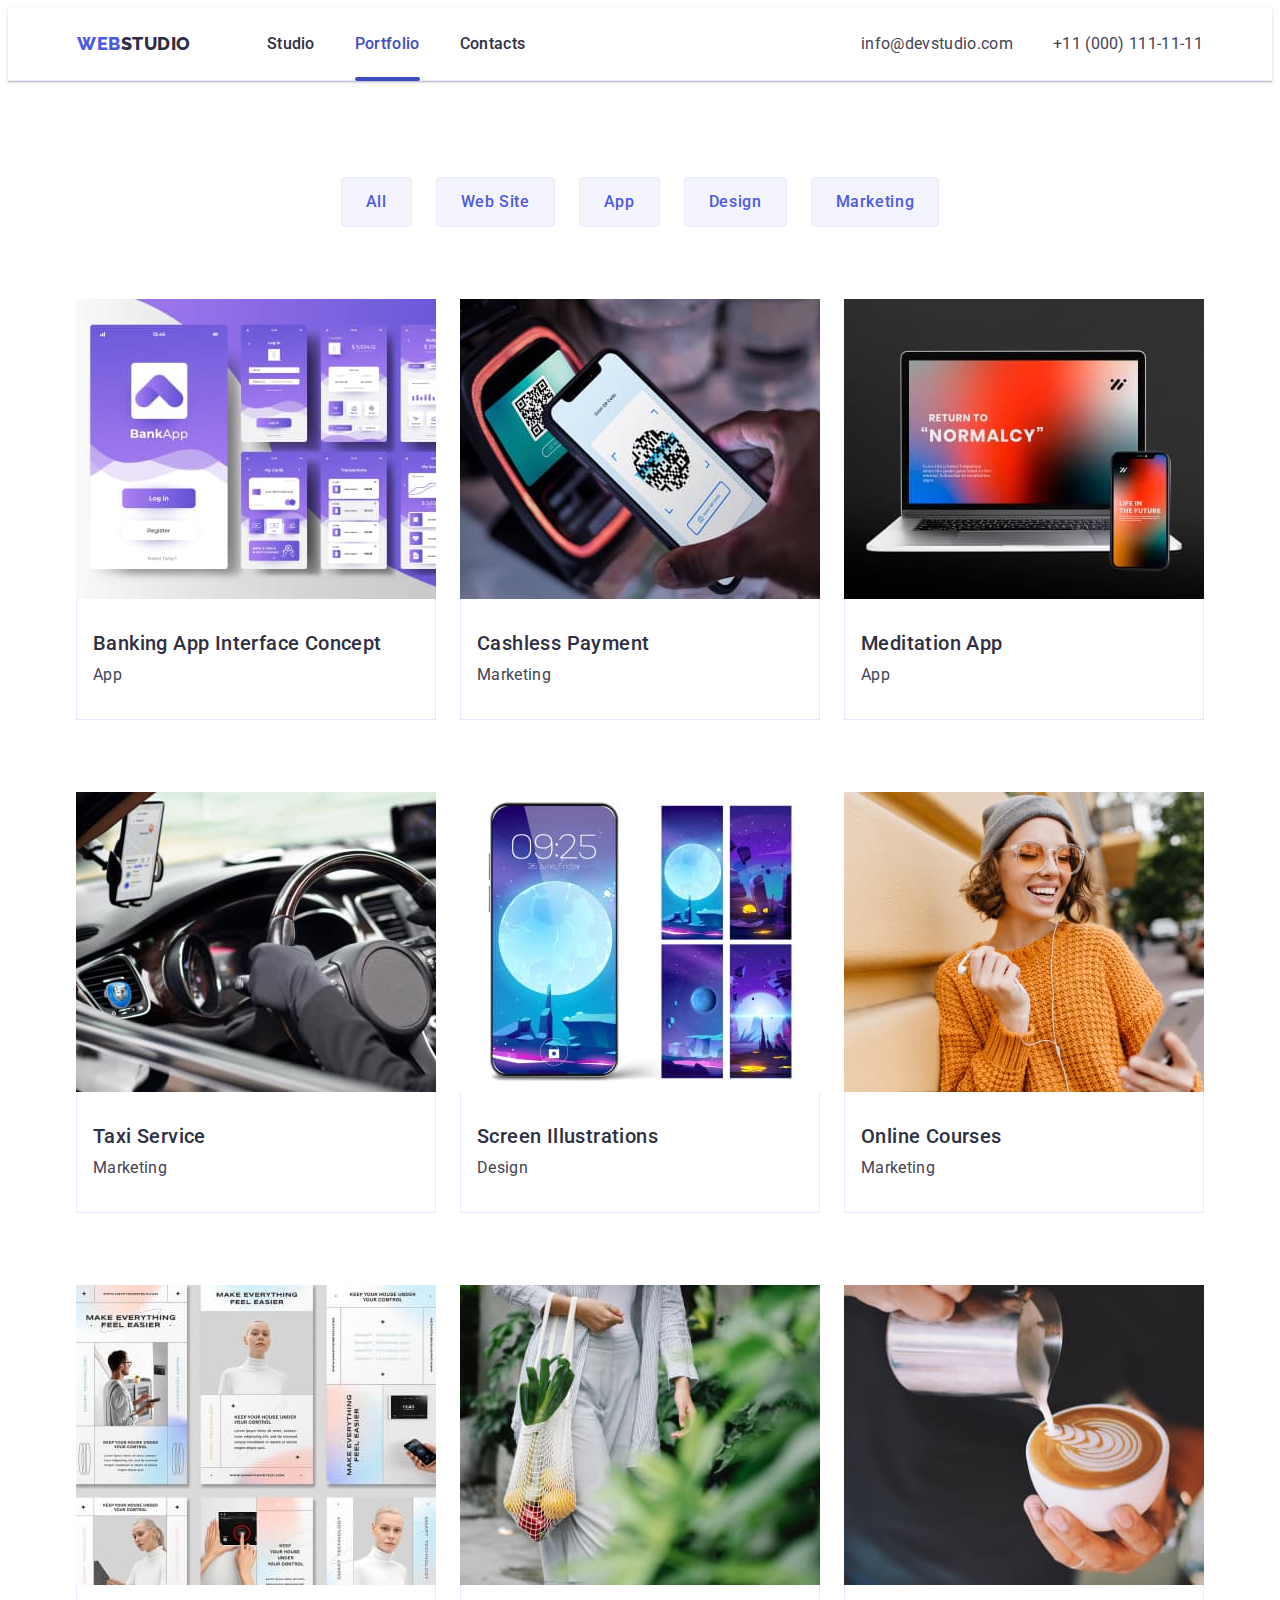
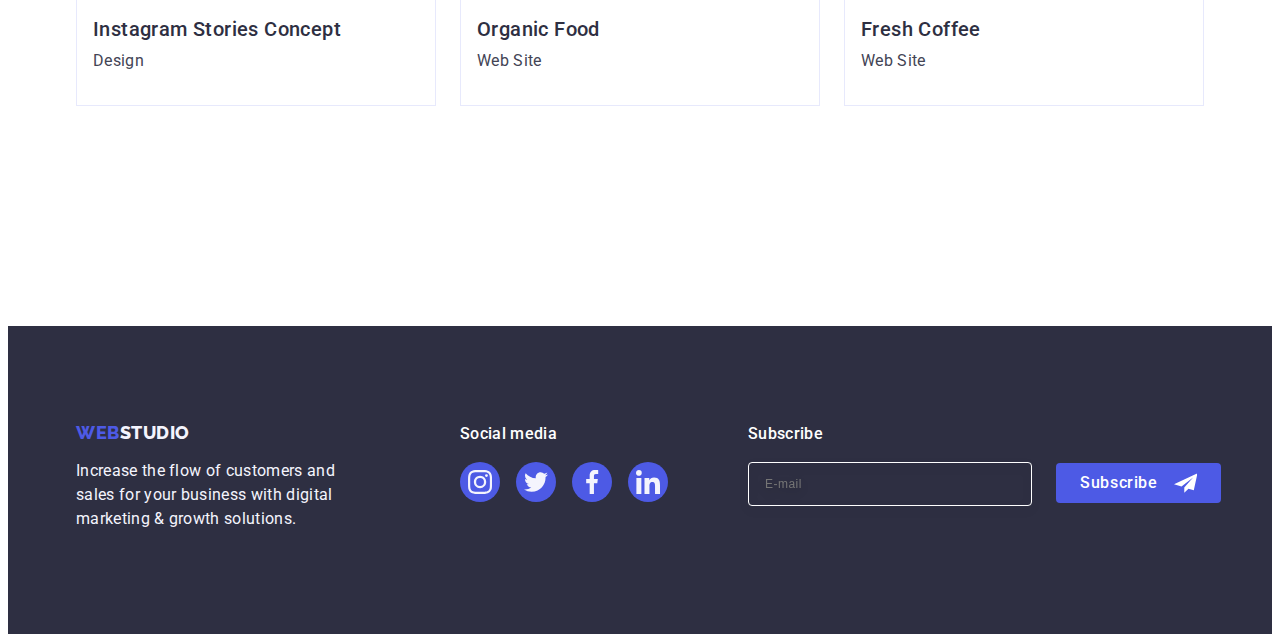
<file: portfolio.html>
<!DOCTYPE html>
<html lang="en">
  <head>
    <meta charset="UTF-8" />
    <meta http-equiv="X-UA-Compatible" content="IE=edge" />
    <meta name="viewport" content="width=device-width, initial-scale=1.0" />
    <title>WebStudio</title>
    <link rel="preconnect" href="https://fonts.googleapis.com" />
    <link rel="preconnect" href="https://fonts.gstatic.com" crossorigin />
    <link
      rel="stylesheet"
      href="https://cdnjs.cloudflare.com/ajax/libs/modern-normalize/2.0.0/modern-normalize.min.css"
      integrity="sha512-4xo8blKMVCiXpTaLzQSLSw3KFOVPWhm/TRtuPVc4WG6kUgjH6J03IBuG7JZPkcWMxJ5huwaBpOpnwYElP/m6wg=="
      crossorigin="anonymous"
      referrerpolicy="no-referrer"
    />
    <link
      href="https://fonts.googleapis.com/css2?family=Raleway:wght@800&family=Roboto:wght@400;500;700&display=swap"
      rel="stylesheet"
    />
    <link rel="stylesheet" href="./css/styles.css" />
    <link rel="stylesheet" href="./css/mobile.css" />
    <link rel="stylesheet" href="./css/tablet.css" />
    <link rel="stylesheet" href="./css/desktop.css" />
  </head>
  <body>
    <!-- header -->
    <header class="header">
      <!-- header mobile -->
      <div class="header-container-mob">
        <!-- logo -->
        <a class="header-logo link" href="./index.html">
          Web<span class="header-logo-right">Studio</span>
        </a>

        <!-- mobile menu - burger -->
        <button
          class="header-mob-menu js-open-menu"
          type="button"
          aria-expanded="false"
          aria-controls="mobile-menu"
        >
          <svg class="header-mob-menu-icon" width="32" height="22">
            <use href="./images/icons.svg#icon-burger"></use>
          </svg>
        </button>

        <!-- mobile menu window -->
        <div class="mob-menu-window js-menu-container" id="mobile-menu">
          <!-- mobile menu window - close button-->
          <div class="mobile-btn-close-container">
            <button type="button" class="mob-btn-close js-close-menu">
              <svg class="mob-btn-close-icon" width="8" height="8">
                <use href="./images/icons.svg#icon-close-black-18dp"></use>
              </svg>
            </button>
          </div>

          <!-- mobile menu window - menu -->
          <div class="mob-menu">
            <ul class="mob-menu-list list">
              <li class="mob-menu-item">
                <a class="mob-menu-link link" href="./index.html">Studio</a>
              </li>
              <li class="mob-menu-item">
                <a class="mob-menu-link link" href="">Portfolio</a>
              </li>
              <li class="mob-menu-item">
                <a class="mob-menu-link link" href="">Contacts</a>
              </li>
            </ul>

            <!-- mobile menu window - contacts, soc -->
            <div class="mob-menu-cont-soc">
              <ul class="mob-menu-cont-soc-list list">
                <li class="mob-menu-tel">
                  <a class="mob-menu-tel-link link" href="tel:+110001111111"
                    >+11 (000) 111-11-11</a
                  >
                </li>
                <li class="mob-menu-email">
                  <a
                    class="mob-menu-email-link link"
                    href="mailto:info@devstudio.com"
                    >info@devstudio.com</a
                  >
                </li>
                <li class="mob-menu-soc">
                  <ul class="mob-menu-soc-list list">
                    <li class="mob-menu-soc-item">
                      <a href="" class="mob-menu-soc-link">
                        <svg class="mob-menu-soc-icon" width="24" height="24">
                          <use href="./images/icons.svg#icon-instagram"></use>
                        </svg>
                      </a>
                    </li>
                    <li class="mob-menu-soc-item">
                      <a href="" class="mob-menu-soc-link">
                        <svg class="mob-menu-soc-icon" width="24" height="24">
                          <use href="./images/icons.svg#icon-twitter"></use>
                        </svg>
                      </a>
                    </li>
                    <li class="mob-menu-soc-item">
                      <a href="" class="mob-menu-soc-link">
                        <svg class="mob-menu-soc-icon" width="24" height="24">
                          <use href="./images/icons.svg#icon-facebook"></use>
                        </svg>
                      </a>
                    </li>
                    <li class="mob-menu-soc-item">
                      <a href="" class="mob-menu-soc-link">
                        <svg class="mob-menu-soc-icon" width="24" height="24">
                          <use href="./images/icons.svg#icon-linkedin"></use>
                        </svg>
                      </a>
                    </li>
                  </ul>
                </li>
              </ul>
            </div>
          </div>
        </div>
      </div>

      <!-- header tablet, desktop -->
      <div class="container">
        <div class="header-container">
          <nav class="nav-container">
            <!-- logo -->
            <a class="header-logo link" href="./index.html">
              Web<span class="header-logo-right">Studio</span>
            </a>

            <!-- navigation -->
            <ul class="header-list list">
              <li class="header-item-portfolio">
                <a class="header-link link" href="./index.html">Studio</a>
              </li>
              <li class="header-item-portfolio">
                <a class="header-link link" href="./portfolio.html"
                  >Portfolio</a
                >
              </li>
              <li class="header-item-portfolio">
                <a class="header-link link" href="">Contacts</a>
              </li>
            </ul>
          </nav>

          <!-- contacts -->
          <address class="header-addr">
            <ul class="header-addr-list list">
              <li class="header-addr-item">
                <a
                  class="header-addr-link link"
                  href="mailto:info@devstudio.com"
                  >info@devstudio.com</a
                >
              </li>
              <li class="header-addr-item">
                <a class="header-addr-link link" href="tel:+110001111111"
                  >+11 (000) 111-11-11</a
                >
              </li>
            </ul>
          </address>
        </div>
      </div>
    </header>

    <main>
      <section class="portfolio">
        <div class="container">
          <h1 hidden>Portfolio</h1>

          <!-- buttons-->
          <ul class="portfolio-list list">
            <li class="portfolio-item">
              <button class="portfolio-btn" type="button">All</button>
            </li>
            <li class="portfolio-item">
              <button class="portfolio-btn" type="button">Web Site</button>
            </li>
            <li class="portfolio-item">
              <button class="portfolio-btn" type="button">App</button>
            </li>
            <li class="portfolio-item">
              <button class="portfolio-btn" type="button">Design</button>
            </li>
            <li class="portfolio-item">
              <button class="portfolio-btn" type="button">Marketing</button>
            </li>
          </ul>

          <!-- images-->
          <ul class="job-list list">
            <li class="job-item">
              <a class="job-link link" href="">
                <div class="job-link-cover">
                  <img
                    src="./images/portfolio11.jpg"
                    alt="Banking App Interface Concept"
                    width="360"
                  />
                  <p class="job-link-cover-text">
                    14 Stylish and User-Friendly App Design Concepts · Task
                    Manager App · Calorie Tracker App · Exotic Fruit Ecommerce
                    App · Cloud Storage App
                  </p>
                </div>
                <div class="job-desc">
                  <h2 class="job-title paragraph-title">
                    Banking App Interface Concept
                  </h2>
                  <p class="job-text paragraph-text">App</p>
                </div>
              </a>
            </li>
            <li class="job-item">
              <a class="job-link link" href="">
                <div class="job-link-cover">
                  <img
                    src="./images/portfolio12.jpg"
                    alt="Cashless Payment"
                    width="360"
                  />
                  <p class="job-link-cover-text">
                    14 Stylish and User-Friendly App Design Concepts · Task
                    Manager App · Calorie Tracker App · Exotic Fruit Ecommerce
                    App · Cloud Storage App
                  </p>
                </div>
                <div class="job-desc">
                  <h2 class="job-title paragraph-title">Cashless Payment</h2>
                  <p class="job-text paragraph-text">Marketing</p>
                </div>
              </a>
            </li>
            <li class="job-item">
              <a class="job-link link" href="">
                <div class="job-link-cover">
                  <img
                    src="./images/portfolio13.jpg"
                    alt="Meditation App"
                    width="360"
                  />
                  <p class="job-link-cover-text">
                    14 Stylish and User-Friendly App Design Concepts · Task
                    Manager App · Calorie Tracker App · Exotic Fruit Ecommerce
                    App · Cloud Storage App
                  </p>
                </div>
                <div class="job-desc">
                  <h2 class="job-title paragraph-title">Meditation App</h2>
                  <p class="job-text paragraph-text">App</p>
                </div>
              </a>
            </li>
            <li class="job-item">
              <a class="job-link link" href="">
                <div class="job-link-cover">
                  <img
                    src="./images/portfolio21.jpg"
                    alt="Taxi Service"
                    width="360"
                  />
                  <p class="job-link-cover-text">
                    14 Stylish and User-Friendly App Design Concepts · Task
                    Manager App · Calorie Tracker App · Exotic Fruit Ecommerce
                    App · Cloud Storage App
                  </p>
                </div>
                <div class="job-desc">
                  <h2 class="job-title paragraph-title">Taxi Service</h2>
                  <p class="job-text paragraph-text">Marketing</p>
                </div>
              </a>
            </li>
            <li class="job-item">
              <a class="job-link link" href="">
                <div class="job-link-cover">
                  <img
                    src="./images/portfolio22.jpg"
                    alt="Screen Illustrations"
                    width="360"
                  />
                  <p class="job-link-cover-text">
                    14 Stylish and User-Friendly App Design Concepts · Task
                    Manager App · Calorie Tracker App · Exotic Fruit Ecommerce
                    App · Cloud Storage App
                  </p>
                </div>
                <div class="job-desc">
                  <h2 class="job-title paragraph-title">
                    Screen Illustrations
                  </h2>
                  <p class="job-text paragraph-text">Design</p>
                </div>
              </a>
            </li>
            <li class="job-item">
              <a class="job-link link" href="">
                <div class="job-link-cover">
                  <img
                    src="./images/portfolio23.jpg"
                    alt="Online Courses"
                    width="360"
                  />
                  <p class="job-link-cover-text">
                    14 Stylish and User-Friendly App Design Concepts · Task
                    Manager App · Calorie Tracker App · Exotic Fruit Ecommerce
                    App · Cloud Storage App
                  </p>
                </div>
                <div class="job-desc">
                  <h2 class="job-title paragraph-title">Online Courses</h2>
                  <p class="job-text paragraph-text">Marketing</p>
                </div>
              </a>
            </li>
            <li class="job-item">
              <a class="job-link link" href="">
                <div class="job-link-cover">
                  <img
                    src="./images/portfolio31.jpg"
                    alt="Instagram Stories Concept"
                    width="360"
                  />
                  <p class="job-link-cover-text">
                    14 Stylish and User-Friendly App Design Concepts · Task
                    Manager App · Calorie Tracker App · Exotic Fruit Ecommerce
                    App · Cloud Storage App
                  </p>
                </div>
                <div class="job-desc">
                  <h2 class="job-title paragraph-title">
                    Instagram Stories Concept
                  </h2>
                  <p class="job-text paragraph-text">Design</p>
                </div>
              </a>
            </li>
            <li class="job-item">
              <a class="job-link link" href="">
                <div class="job-link-cover">
                  <img
                    src="./images/portfolio32.jpg"
                    alt="Organic Food"
                    width="360"
                  />
                  <p class="job-link-cover-text">
                    14 Stylish and User-Friendly App Design Concepts · Task
                    Manager App · Calorie Tracker App · Exotic Fruit Ecommerce
                    App · Cloud Storage App
                  </p>
                </div>
                <div class="job-desc">
                  <h2 class="job-title paragraph-title">Organic Food</h2>
                  <p class="job-text paragraph-text">Web Site</p>
                </div>
              </a>
            </li>
            <li class="job-item">
              <a class="job-link link" href="">
                <div class="job-link-cover">
                  <img
                    src="./images/portfolio33.jpg"
                    alt="Fresh Coffee"
                    width="360"
                  />
                  <p class="job-link-cover-text">
                    14 Stylish and User-Friendly App Design Concepts · Task
                    Manager App · Calorie Tracker App · Exotic Fruit Ecommerce
                    App · Cloud Storage App
                  </p>
                </div>
                <div class="job-desc">
                  <h2 class="job-title paragraph-title">Fresh Coffee</h2>
                  <p class="job-text paragraph-text">Web Site</p>
                </div>
              </a>
            </li>
          </ul>
        </div>
      </section>
    </main>

    <!-- footer -->
    <footer class="footer">
      <div class="container">
        <div class="footer-container">
          <div class="footer-logo-text">
            <!-- logo & text -->
            <a class="footer-logo link" href="./index.html">
              Web<span class="footer-logo-right">Studio</span>
            </a>
            <p class="footer-text">
              Increase the flow of customers and sales for your business with
              digital marketing & growth solutions.
            </p>
          </div>
          <div class="footer-soc-media">
            <!-- footer soc media-->
            <p class="footer-soc-title">Social media</p>
            <ul class="footer-soc-list list">
              <li class="footer-soc-item">
                <a href="" class="footer-soc-link">
                  <svg class="team-soc-icon" width="24" height="24">
                    <use href="./images/icons.svg#icon-instagram"></use>
                  </svg>
                </a>
              </li>
              <li class="footer-soc-item">
                <a href="" class="footer-soc-link">
                  <svg class="team-soc-icon" width="24" height="24">
                    <use href="./images/icons.svg#icon-twitter"></use>
                  </svg>
                </a>
              </li>
              <li class="footer-soc-item">
                <a href="" class="footer-soc-link">
                  <svg class="team-soc-icon" width="24" height="24">
                    <use href="./images/icons.svg#icon-facebook"></use>
                  </svg>
                </a>
              </li>
              <li class="footer-soc-item">
                <a href="" class="footer-soc-link">
                  <svg class="team-soc-icon" width="24" height="24">
                    <use href="./images/icons.svg#icon-linkedin"></use>
                  </svg>
                </a>
              </li>
            </ul>
          </div>

          <!-- footer subscribe-->
          <div class="footer-subscribe">
            <p class="footer-subscribe-text">Subscribe</p>
            <form class="footer-subscribe-form">
              <label class="footer-subscribe-label-email">
                <input
                  class="footer-subscribe-email"
                  type="email"
                  name="email"
                  placeholder="E-mail"
                />
              </label>
              <button class="footer-subscribe-btn" type="submit">
                Subscribe
                <svg class="footer-subscribe-btn-icon" width="24" height="24">
                  <use href="./images/icons.svg#icon-send"></use>
                </svg>
              </button>
            </form>
          </div>
        </div>
      </div>
    </footer>
  </body>
</html>
</file>
<file: css/styles.css>
:root {
  --color-primary-brand: #4d5ae5;
  --color-pressed-state: #404bbf;
  --color-dark: #2e2f42;
  --color-white: #ffffff;
  --color-succes: #31d0aa;
  --color-text: #434455;
  --color-subtle-text: #8e8f99;
  --color-accent: #e7e9fc;
  --color-light: #f4f4fd;
  --color-modal-overlay: #808080;
  --color-hero-bc: #2e2f42;
  --color-white-bc: #ffffff;
  --color-modal-bc: #fcfcfc;
}

body {
  font-family: "Roboto", sans-serif;
  background-color: var(--color-white-bc);
  color: #434455;
}

p,
h1,
h2,
h3,
h4,
h5,
h6 {
  margin: 0;
}

ul,
ol {
  margin: 0;
  padding: 0;
}

.visually-hidden {
  position: absolute;
  width: 1px;
  height: 1px;
  margin: -1px;
  border: 0;
  padding: 0;
  white-space: nowrap;
  clip-path: inset(100%);
  clip: rect(0 0 0 0);
  overflow: hidden;
}

img {
  display: block;
}

.list {
  list-style: none;
}

.link {
  text-decoration: none;
}

.container {
  margin: 0 auto;
  padding-left: 15px;
  padding-right: 15px;
  margin-left: auto;
  margin-right: auto;
}
</file>
<file: css/mobile.css>
/* h2 */
.section-title {
  font-weight: 700;
  font-size: 36px;
  line-height: 1.11;
  letter-spacing: 0.02em;
  text-align: center;
  text-transform: capitalize;
  color: var(--color-dark);
}

/* h3 */
.paragraph-title {
  font-weight: 700;
  font-size: 36px;
  line-height: 1.11;
  letter-spacing: 0.02em;
  color: var(--color-dark);
}

/* p - mibile, tablet */
.paragraph-text {
  font-weight: 500;
  font-size: 16px;
  line-height: 1.5;
  letter-spacing: 0.02em;
  color: var(--color-text);
}

.container {
  max-width: 768px;
}

/* header */
.header-container-mob {
  max-width: 428px;
  height: 72px;
  margin: 0 auto;
  padding: 0 16px;
  display: flex;
  justify-content: space-between;
  align-items: center;
}

.header-logo {
  margin-right: 120px;
  padding-top: 24px;
  padding-bottom: 24px;
  font-family: "Raleway", sans-serif;
  font-weight: 800;
  font-size: 18px;
  line-height: 1.17;
  letter-spacing: 0.03em;
  text-transform: uppercase;
  color: var(--color-primary-brand);
}

.header-logo-right {
  color: var(--color-dark);
}

.header-mob-menu {
  border: none;
  background-color: transparent;
  padding: 0;
  line-height: 0;
}

.header-mob-menu-icon {
  stroke: #2e2f42;
}

.mob-menu-window {
  position: fixed;
  top: 0;
  left: 0;
  width: 100%;
  height: 100%;
  padding-top: 24px;
  padding-bottom: 40px;
  /* padding: 80px 35px 40px 40px; */
  background-color: #ffffff;
  box-shadow: 0px 2px 1px rgba(46, 47, 66, 0.08),
    0px 1px 1px rgba(46, 47, 66, 0.16), 0px 1px 6px rgba(46, 47, 66, 0.08);
  z-index: 999;

  transform: translateX(100%);
  transition: transform 250ms cubic-bezier(0.4, 0, 0.2, 1);
}

.mob-menu-window.is-open {
  transform: translateX(0);
}

.mobile-btn-close-container {
  position: relative;
  max-width: 364px;
  height: 24px;
  margin: 0 auto;
  margin-bottom: 32px;
}

@media screen and (max-width: 427px) {
  .mobile-btn-close-container {
    max-width: unset;
    width: calc(100% - 64px);
  }
}

.mob-btn-close {
  position: absolute;
  display: flex;
  align-items: center;
  justify-content: center;
  top: 0;
  right: 0;
  /* margin-left: 340px; */
  width: 24px;
  height: 24px;
  background-color: rgba(231, 233, 252, 0.1);
  border: 1px solid rgba(46, 47, 66, 0.1);
  border-radius: 50%;
  padding: 0;
  cursor: pointer;
  transition: background-color 250ms cubic-bezier(0.4, 0, 0.2, 1),
    border 250ms cubic-bezier(0.4, 0, 0.2, 1);
}

.mob-btn-close-icon {
  fill: #2e2f42;
  transition: fill 250ms cubic-bezier(0.4, 0, 0.2, 1);
}

.mob-btn-close:hover,
.mob-btn-close:focus {
  background-color: #404bbf;
  border: none;
}

.mob-btn-close:hover .mob-btn-close-icon,
.mob-btn-close:focus .mob-btn-close-icon {
  fill: #ffffff;
}

.mob-menu {
  max-width: 364px;
  height: calc(100% - 40px);
  margin: 0 auto;
  display: flex;
  flex-direction: column;
  justify-content: space-between;
}

@media screen and (max-width: 427px) {
  .mob-menu {
    max-width: unset;
    width: calc(100% - 64px);
  }
}

.mob-menu-list {
  display: flex;
  flex-direction: column;
  gap: 40px;
  margin-bottom: 40px;
}

.mob-menu-link {
  font-weight: 700;
  font-size: 36px;
  line-height: 1.11;
  letter-spacing: 0.02em;
  text-transform: capitalize;
  color: #2e2f42;
}

.mob-menu-item:first-child .mob-menu-link {
  color: #404bbf;
}

.mob-menu-cont-soc {
  max-width: 364px;
  margin: 0 auto;
}

@media screen and (max-width: 427px) {
  .mob-menu-cont-soc {
    max-width: unset;
    width: 100%;
  }
}

.mob-menu-cont-soc-list {
  display: flex;
  flex-direction: column;
}

.mob-menu-tel {
  margin-bottom: 40px;
}

.mob-menu-tel-link {
  font-weight: 700;
  font-size: 36px;
  line-height: 1.11;
  letter-spacing: 0.02em;
  text-transform: capitalize;
  color: #4d5ae5;
}

.mob-menu-email {
  margin-bottom: 48px;
}

.mob-menu-email-link {
  font-weight: 500;
  font-size: 20px;
  line-height: 1.2;
  letter-spacing: 0.02em;
  color: #434455;
}

.mob-menu-soc {
  /* min-width: 328px; */
  max-width: 328px;
  height: 40px;
}

.mob-menu-soc-list {
  display: flex;
  justify-content: space-between;
  /* gap: 56px; */
}

.mob-menu-soc-item {
  width: 40px;
  height: 40px;
}

.mob-menu-soc-link {
  width: 100%;
  height: 100%;
  background-color: var(--color-primary-brand);
  border-radius: 50%;
  display: flex;
  justify-content: center;
  align-items: center;
}

.mob-menu-soc-icon {
  fill: var(--color-white);
}

.header-container {
  display: none;
}

/* ----- hero -----*/
.hero {
  max-width: 768px;
  margin: auto auto;
  background: var(--color-hero-bc);
  background-image: linear-gradient(
      rgba(46, 47, 66, 0.7),
      rgba(46, 47, 66, 0.7)
    ),
    url(../images/hero-bg-tab.jpg);
  background-repeat: no-repeat;
  background-position: center;
}

.hero-container {
  max-width: 768px;
  margin: auto auto;
  margin-bottom: 96px;
  padding-top: 112px;
  padding-bottom: 112px;
}

/* hero background mobile */
@media screen and (min-device-pixel-ratio: 2) and (max-width: 767px),
  screen and (min-resolution: 192dpi) and (max-width: 767px),
  screen and (min-resolution: 2dppx) and (max-width: 767px) {
  .hero {
    background-image: linear-gradient(
        rgba(46, 47, 66, 0.7),
        rgba(46, 47, 66, 0.7)
      ),
      url(../images/hero-bg-mob@2x.jpg);
  }
}

/* hero title common */
.hero-title {
  margin: auto auto;
  text-align: center;
  max-width: 320px;
  margin-bottom: 72px;
  font-size: 36px;
  line-height: 1.11;
  letter-spacing: 0.02em;
  color: var(--color-white);
  text-transform: capitalize;
}

/* hero button */
.hero-btn {
  display: block;
  min-width: 169px;
  height: 56px;
  margin-left: auto;
  margin-right: auto;
  padding: 16px 32px;
  font-family: "Roboto", sans-serif;
  font-style: normal;
  font-weight: 500;
  font-size: 16px;
  line-height: 1.5;
  letter-spacing: 0.04em;
  color: #ffffff;
  background-color: var(--color-primary-brand);
  cursor: pointer;
  border: none;
  border-radius: 4px;
  transition-property: background-color;
  transition-duration: 250ms;
  transition-timing-function: cubic-bezier(0.4, 0, 0.2, 1);
}

.hero-btn:hover,
.hero-btn:focus {
  background-color: var(--color-pressed-state);
}

/* ----- section 1 - feature ----- */
.container-feature {
  max-width: 428px;
  margin: 0 auto;
  margin-bottom: 96px;
}

.feature-list {
  display: flex;
  flex-direction: column;
  justify-content: center;
  align-items: center;
  gap: 72px;
}

.feature-item-rec {
  display: none;
}

.feature-item-title {
  text-align: center;
  margin-bottom: 8px;
}

/* ----- section 2 - What are we doing ----- */
.container-doing {
  display: none;
}

/* ----- section 3 - Our Team -----*/

.team {
  margin-bottom: 96px;
  background-color: var(--color-light);
}

.container-team {
  max-width: 428px;
  margin: 0 auto;
  padding: 96px 0px;
}

.team-title {
  text-align: center;
  margin-bottom: 72px;
}

.team-list {
  display: flex;
  flex-direction: column;
  justify-content: center;
  align-items: center;
  gap: 72px;
}

.team-item {
  width: 264px;
  border-radius: 0px 0px 4px 4px;
  background-color: #ffffff;
  box-shadow: 0px 1px 6px rgba(46, 47, 66, 0.08),
    0px 1px 1px rgba(46, 47, 66, 0.16), 0px 2px 1px rgba(46, 47, 66, 0.08);
}

.team-item-desc {
  padding: 32px 16px;
}

.team-item-title {
  margin-bottom: 8px;
  text-align: center;
}

.team-item-text {
  text-align: center;
  margin-bottom: 8px;
}

.team-soc-list {
  display: flex;
  justify-content: center;
  gap: 24px;
}

.team-soc-item {
  width: 40px;
  height: 40px;
}

.team-soc-link {
  width: 100%;
  height: 100%;
  background-color: var(--color-primary-brand);
  border-radius: 50%;
  display: flex;
  justify-content: center;
  align-items: center;
  transition: background-color 250ms cubic-bezier(0.4, 0, 0.2, 1);
}

.team-soc-icon {
  fill: #f4f4fd;
}

.team-soc-link:hover,
.team-soc-link:focus {
  background-color: #404bbf;
}

/* ----- section 4 - customers -----*/
.container-customers {
  max-width: 396px;
  margin: 0 auto;
  margin-bottom: 96px;
}

.customers-title {
  margin-bottom: 72px;
}

.customers-list {
  display: flex;
  flex-wrap: wrap;
  justify-content: space-between;
  align-items: center;
}

.customer-item {
  width: calc((100% - 16px) / 2);
  height: 88px;
  margin-bottom: 72px;
}

.customer-item:nth-last-child(-n + 2) {
  margin-bottom: 0;
}

.customer-link {
  width: 100%;
  height: 100%;
  border: 1px solid #8e8f99;
  border-radius: 4px;
  display: flex;
  align-items: center;
  justify-content: center;
  color: var(--color-subtle-text);
  transition-property: border-color, color;
  transition-duration: 250ms;
  transition-timing-function: cubic-bezier(0.4, 0, 0.2, 1);
}

.customer-link:hover,
.customer-link:focus {
  border-color: #404bbf;
  color: #404bbf;
}

.customer-icon {
  fill: currentColor;
}

/* ----- footer -----*/
.footer {
  background-color: var(--color-dark);
}

.footer-container {
  max-width: 428px;
  margin: 0 auto;
  padding-top: 96px;
  display: flex;
  flex-direction: column;
  justify-content: center;
}

.footer-logo-text {
  max-width: 268px;
  height: 112px;
  margin: 0 auto;
  margin-bottom: 72px;
}

.footer-logo {
  display: inline-block;
  margin-bottom: 16px;
  margin-left: 76px;
}

.footer-logo {
  font-family: "Raleway", sans-serif;
  font-weight: 800;
  font-size: 18px;
  line-height: 1.17;
  letter-spacing: 0.03em;
  text-transform: uppercase;
  color: var(--color-primary-brand);
}

.footer-logo-right {
  color: var(--color-light);
}

.footer-text {
  max-width: 268px;
  font-size: 16px;
  line-height: 1.5;
  letter-spacing: 0.02em;
  color: var(--color-light);
}

.footer-soc-media {
  max-width: 208px;
  height: 80px;
  margin: 0 auto;
  /* margin-right: 66px; */
  margin-bottom: 72px;
}

.footer-soc-title {
  text-align: center;
  font-weight: 500;
  font-size: 16px;
  line-height: 1.5;
  letter-spacing: 0.02em;
  color: var(--color-white);
  margin-bottom: 16px;
}

.footer-soc-list {
  display: flex;
  /* justify-content: left; */
  gap: 16px;
  /* margin-right: 80px; */
}

.footer-soc-item {
  width: 40px;
  height: 40px;
}

.footer-soc-link {
  width: 100%;
  height: 100%;
  background-color: var(--color-primary-brand);
  border-radius: 50%;
  display: flex;
  justify-content: center;
  align-items: center;
  transition-property: background-color;
  transition-duration: 250ms;
  transition-timing-function: cubic-bezier(0.4, 0, 0.2, 1);
}

.footer-soc-link:hover,
.footer-soc-link:focus {
  background-color: #31d0aa;
}

.footer-soc-icon {
  fill: var(--color-white);
}

.footer-subscribe {
  width: 398px;
  height: 136px;
  margin: 0 auto;
  margin-bottom: 96px;
}

.footer-subscribe-text {
  text-align: center;
  font-weight: 500;
  font-size: 16px;
  line-height: 1.5;
  letter-spacing: 0.02em;
  color: #ffffff;
  margin-bottom: 16px;
}

.footer-subscribe-form {
  /* max-width: 398px; */
  display: flex;
  flex-direction: column;
  justify-content: center;
  align-items: center;
}

.footer-subscribe-label-email {
  width: 398px;
}
.footer-subscribe-email {
  width: 398px;
  height: 40px;
  margin-bottom: 16px;
  border: 1px solid #ffffff;
  background-color: transparent;
  filter: drop-shadow(0px 4px 4px rgba(0, 0, 0, 0.15));
  border-radius: 4px;
  font-size: 12px;
  line-height: 1.5;
  letter-spacing: 0.04em;
  padding-left: 16px;
  color: #ffffff;
}

@media screen and (max-width: 427px) {
  .footer-subscribe {
    width: 290px;
  }

  .footer-subscribe-label-email {
    width: 290px;
  }

  .footer-subscribe-email {
    width: 290px;
  }
}

.footer-subscribe-btn {
  max-width: 165px;
  display: flex;
  justify-content: center;
  align-items: center;
  padding: 8px 24px;
  height: 40px;
  font-weight: 500;
  font-family: "Roboto", sans-serif;
  font-size: 16px;
  line-height: 1.5;
  letter-spacing: 0.04em;
  color: #ffffff;
  background-color: #4d5ae5;
  border: none;
  border-radius: 4px;
  cursor: pointer;
}

.footer-subscribe-btn-icon {
  display: flex;
  justify-content: center;
  margin-left: 16px;
  fill: #ffffff;
}

/* ----- modal window ----- */
.backdrop {
  position: fixed;
  top: 0;
  left: 0;
  width: 100%;
  height: 100%;
  background-color: rgba(46, 47, 66, 0.4);
  transition: opacity 250ms cubic-bezier(0.4, 0, 0.2, 1),
    visibility 250ms cubic-bezier(0.4, 0, 0.2, 1);
}

.modal {
  position: absolute;
  top: 50%;
  left: 50%;
  transform: translate(-50%, -50%) scale(1);
  transition: transform 250ms cubic-bezier(0.4, 0, 0.2, 1);
  width: 392px;
  min-height: 584px;
  padding: 72px 16px 24px 16px;
  /* padding: 72px 0 24px 0; */
  background-color: #fcfcfc;
  box-shadow: 0px 1px 1px rgba(0, 0, 0, 0.14), 0px 1px 3px rgba(0, 0, 0, 0.12),
    0px 2px 1px rgba(0, 0, 0, 0.2);
  border-radius: 4px;
}

.modal-btn-close {
  position: absolute;
  display: flex;
  align-items: center;
  justify-content: center;
  top: 24px;
  right: 24px;
  width: 24px;
  height: 24px;
  background-color: #e7e9fc;
  border: 1px solid rgba(0, 0, 0, 0.1);
  border-radius: 50%;
  padding: 0;
  cursor: pointer;
  transition: background-color 250ms cubic-bezier(0.4, 0, 0.2, 1),
    border 250ms cubic-bezier(0.4, 0, 0.2, 1);
}

.modal-btn-close-icon {
  fill: #2e2f42;
  transition: fill 250ms cubic-bezier(0.4, 0, 0.2, 1);
}

.modal-btn-close:hover,
.modal-btn-close:focus {
  background-color: #404bbf;
  border: none;
}

.modal-btn-close:hover .modal-btn-close-icon,
.modal-btn-close:focus .modal-btn-close-icon {
  fill: #ffffff;
}

.modal-title {
  margin-bottom: 16px;
  font-weight: 500;
  font-size: 16px;
  line-height: 1.5;
  text-align: center;
  letter-spacing: 0.02em;
  color: #2e2f42;
}

.modal-form {
  width: 360px;
  margin: 0 auto;
}

@media screen and (max-width: 427px) {
  .modal {
    /* width: 284px; */
    width: calc(100% - 36px);
  }

  .modal-form {
    /* width: 252px; */
    width: calc(100% - 32px);
    margin: 0 auto;
  }
}

.modal-form-input {
  position: relative;
  width: 100%;
  height: 58px;
  margin-bottom: 8px;
}

.modal-form-input-label {
  display: block;
  font-size: 12px;
  line-height: 1.17;
  letter-spacing: 0.04em;
  color: var(--color-subtle-text);
  margin-bottom: 4px;
}

.modal-form-input-svg {
  position: relative;
}

.modal-form-input-element {
  width: 100%;
  height: 40px;
  padding-left: 38px;
  border: 1px solid rgba(46, 47, 66, 0.4);
  border-radius: 4px;
  background-color: transparent;
  outline: transparent;
  transition: border-color 250ms cubic-bezier(0.4, 0, 0.2, 1);
}

.modal-form-input-element:focus {
  border-color: #4d5ae5;
}

.modal-form-svg-element {
  position: absolute;
  left: 16px;
  top: 50%;
  transform: translateY(-50%);
  transition: fill 250ms cubic-bezier(0.4, 0, 0.2, 1);
}

.modal-form-input-element:focus + .modal-form-svg-element {
  fill: #4d5ae5;
}

.modal-form-tarea {
  width: 100%;
  height: 138px;
  margin-bottom: 16px;
}

.modal-form-tarea-label {
  display: block;
  font-size: 12px;
  line-height: 1.17;
  letter-spacing: 0.04em;
  color: var(--color-subtle-text);
  margin-bottom: 4px;
}

.modal-form-tarea-element {
  width: 100%;
  height: 120px;
  padding: 8px 16px;
  border: 1px solid rgba(46, 47, 66, 0.4);
  border-radius: 4px;
  outline: transparent;
  font-size: 12px;
  line-height: 1.17;
  letter-spacing: 0.04em;
  color: rgba(46, 47, 66, 0.4);
  background-color: transparent;
  transition-property: border-color;
  transition-duration: 250ms;
  transition-timing-function: cubic-bezier(0.4, 0, 0.2, 1);
  resize: none;
}

.modal-form-tarea-element:focus {
  border-color: #4d5ae5;
}

.modal-form-checkbox {
  margin-bottom: 24px;
}

.modal-form-checkbox-label {
  font-size: 12px;
  line-height: 1.17;
  letter-spacing: 0.04em;
  color: var(--color-subtle-text);
}

.modal-form-checkbox-custom {
  display: inline-flex;
  align-items: center;
  justify-content: center;
  width: 16px;
  height: 16px;
  border: 1px solid rgba(46, 47, 66, 0.4);
  border-radius: 2px;
  transition: background-color 250ms cubic-bezier(0.4, 0, 0.2, 1),
    border 250ms cubic-bezier(0.4, 0, 0.2, 1),
    fill 250ms cubic-bezier(0.4, 0, 0.2, 1);
  fill: transparent;
}

.modal-form-checkbox-element:checked
  + .modal-form-checkbox-label
  .modal-form-checkbox-custom {
  background-color: var(--color-pressed-state);
  border: none;
  fill: var(--color-light);
}

.modal-form-checkbox-link {
  color: var(--color-primary-brand);
}

.modal-form-button {
  display: block;
  min-width: 169px;
  height: 56px;
  margin: 0 auto;
  font-family: "Roboto", sans-serif;
  font-weight: 500;
  font-size: 16px;
  line-height: 1.5;
  letter-spacing: 0.04em;
  color: #ffffff;
  cursor: pointer;
  background-color: #4d5ae5;
  border: none;
  border-radius: 4px;
  transition: background-color 250ms cubic-bezier(0.4, 0, 0.2, 1);
}

.modal-form-button-element {
  width: 169px;
  height: 100%;
  font-weight: 500;
  font-size: 16px;
  line-height: 1.5;
  letter-spacing: 0.04em;
  color: #ffffff;
  background: #4d5ae5;
  box-shadow: 0px 4px 4px rgba(0, 0, 0, 0.15);
  border: none;
  border-radius: 4px;
}

.is-hidden {
  visibility: hidden;
  opacity: 0;
  pointer-events: none;
}

/* -----  portfolio -----*/
.portfolio {
  display: none;
}
</file>
<file: css/tablet.css>
/* h3 */
@media screen and (min-width: 768px) {
  .paragraph-title {
    font-weight: 500;
    font-size: 20px;
    line-height: 1.2;
    letter-spacing: 0.02em;
    color: var(--color-dark);
  }

  .container {
    max-width: 1158px;
  }

  /* header */
  .header {
    display: block;
    border-bottom: 1px solid #e7e9fc;
    box-shadow: 0px 2px 1px rgba(46, 47, 66, 0.08),
      0px 1px 1px rgba(46, 47, 66, 0.16), 0px 1px 6px rgba(46, 47, 66, 0.08);
  }

  .header-container-mob {
    display: none;
  }

  .header-container {
    max-width: 768px;
    height: 72px;
    margin: 0 auto;
    padding: 0 16px;
    display: flex;
    align-items: center;
  }

  .nav-container {
    display: flex;
    align-items: center;
  }

  .header-list {
    display: flex;
    gap: 40px;
  }

  .header-link {
    display: block;
    position: relative;
    padding-top: 24px;
    padding-bottom: 24px;
    font-weight: 500;
    font-size: 16px;
    line-height: 1.5;
    letter-spacing: 0.02em;
    color: var(--color-dark);
    transition-property: color;
    transition-duration: 250ms;
    transition-timing-function: cubic-bezier(0.4, 0, 0.2, 1);
  }

  .header-link:hover,
  .header-link:focus {
    color: #404bbf;
  }

  .header-item-index:first-child .header-link {
    color: #404bbf;
  }

  .header-item-index:first-child .header-link::after {
    position: absolute;
    left: 0;
    bottom: -1px;
    width: 100%;
    height: 4px;
    content: "";
    background-color: #404bbf;
    border-radius: 2px;
  }

  .header-item-portfolio:nth-child(2) .header-link {
    color: #404bbf;
  }

  .header-item-portfolio:nth-child(2) .header-link::after {
    position: absolute;
    left: 0;
    bottom: -1px;
    width: 100%;
    height: 4px;
    content: "";
    background-color: #404bbf;
    border-radius: 2px;
  }

  .header-addr {
    margin-left: auto;
    padding-top: 16;
    font-style: normal;
  }

  .header-addr-list {
    display: flex;
    flex-direction: column;
    gap: 12px;
  }

  .header-addr-link {
    display: block;
    font-weight: 400;
    font-size: 12px;
    line-height: 1.5;
    letter-spacing: 0.02em;
    color: var(--color-text);
    transition-property: color;
    transition-duration: 250ms;
    transition-timing-function: cubic-bezier(0.4, 0, 0.2, 1);
  }

  .header-addr-link:hover,
  .header-addr-link:focus {
    color: #404bbf;
  }

  /* ----- hero -----*/
  .hero {
    max-width: 1158px;
  }

  .hero-container {
    max-width: 1158px;
    margin: auto auto;
    margin-bottom: 96px;
    padding-top: 112px;
    padding-bottom: 112px;
  }
}

/* hero background tablet */
@media screen and (min-device-pixel-ratio: 1) and (min-width: 768px),
  screen and (min-resolution: 96dpi) and (min-width: 768px),
  screen and (min-resolution: 1dppx) and (min-width: 768px) {
  .hero {
    background-image: linear-gradient(
        rgba(46, 47, 66, 0.7),
        rgba(46, 47, 66, 0.7)
      ),
      url(../images/hero-bg-desc.jpg);
  }
}

@media screen and (min-device-pixel-ratio: 2) and (min-width: 768px),
  screen and (min-resolution: 192dpi) and (min-width: 768px),
  screen and (min-resolution: 2dppx) and (min-width: 768px) {
  .hero {
    background-image: linear-gradient(
        rgba(46, 47, 66, 0.7),
        rgba(46, 47, 66, 0.7)
      ),
      url(../images/hero-bg-tab@2x.jpg);
  }
}

@media screen and (min-width: 768px) {
  /* hero title tablet */
  .hero-title {
    max-width: 496px;
    margin-bottom: 36px;
    font-size: 56px;
    line-height: 1.07;
  }

  /* ----- section 1 - feature ----- */
  .container-feature {
    max-width: 768px;
    margin-bottom: 102px;
  }

  .feature-list {
    display: flex;
    flex-direction: row;
    flex-wrap: wrap;
    justify-content: center;
    gap: 24px;
    align-items: center;
  }

  .feature-item-title {
    font-weight: 700;
    font-size: 36px;
    line-height: 1.11;
    letter-spacing: 0.02em;
    text-transform: capitalize;
    color: #2e2f42;
    text-align: left;
    margin-bottom: 8px;
  }

  .feature-item {
    width: 356px;
    height: 120px;
    /* width: calc((100% - 24px) / 2); */
    margin-bottom: 72px;
  }

  .feature-item:nth-last-child(-n + 2) {
    margin-bottom: 0;
  }

  /* ----- section 2 - What are we doing ----- */

  /* ----- section 3 - Our Team -----*/
  .container-team {
    max-width: 552px;
  }

  .team-list {
    display: flex;
    margin: 0 auto;
    flex-direction: row;
    flex-wrap: wrap;
    justify-content: center;
    align-items: center;
    gap: 24px;
  }

  .team-item {
    width: calc((100% - 24px) / 2);
    margin-bottom: 40px;
    border-radius: 0px 0px 4px 4px;
    background-color: #ffffff;
    box-shadow: 0px 1px 6px rgba(46, 47, 66, 0.08),
      0px 1px 1px rgba(46, 47, 66, 0.16), 0px 2px 1px rgba(46, 47, 66, 0.08);
  }

  .team-item:nth-last-child(-n + 2) {
    margin-bottom: 0;
  }

  /* ----- section 4 - customers -----*/
  .container-customers {
    max-width: 552px;
  }

  .customer-item {
    width: calc((100% - 48px) / 3);
    height: 88px;
    margin-bottom: 72px;
  }

  .customer-item:nth-last-child(-n + 3) {
    margin-bottom: 0;
  }

  /* ----- footer -----*/
  .footer-container {
    max-width: 552px;
    flex-direction: row;
    justify-content: start;
    align-items: baseline;
    flex-wrap: wrap;
  }

  .footer-logo-text {
    max-width: 264px;
    margin: 0;
    margin-right: 24px;
    margin-bottom: 72px;
  }

  .footer-logo {
    display: inline-block;
    margin: 0;
    margin-bottom: 16px;
  }

  .footer-soc-media {
    max-width: 208px;
    height: 80px;
    margin: 0;
    margin-bottom: 104px;
  }

  .footer-soc-title {
    text-align: left;
  }

  .footer-subscribe {
    max-width: 453px;
    height: 80px;
    margin: 0;
    margin-bottom: 96px;
  }

  .footer-subscribe-text {
    text-align: left;
  }

  .footer-subscribe-form {
    max-width: 453px;
    margin: 0;
    flex-direction: row;
    justify-content: start;
    align-items: baseline;
  }

  .footer-subscribe-email {
    width: 264px;
    margin-right: 24px;
  }
  /* ----- modal window ----- */
  .modal {
    width: 408px;
    padding: 72px 24px 24px 24px;
  }
}
</file>
<file: css/desktop.css>
/* p */
@media screen and (min-width: 1158px) {
  .paragraph-text {
    font-weight: 400;
    font-size: 16px;
    line-height: 1.5;
    letter-spacing: 0.02em;
    color: var(--color-text);
  }

  .container {
    width: 1158px;
  }

  /* header */
  .header-container {
    max-width: 1128px;
  }

  .header-logo {
    margin-right: 76px;
  }

  .header-addr {
    padding-top: 0;
  }

  .header-addr-list {
    flex-direction: row;
    gap: 40px;
  }

  .header-addr-link {
    font-size: 16px;
    padding-top: 24px;
    padding-bottom: 24px;
  }

  /* ----- hero -----*/
  .hero {
    max-width: 1440px;
  }

  .hero-container {
    margin: auto auto;
    margin-bottom: 120px;
    max-width: 1158px;
    padding-top: 188px;
    padding-bottom: 188px;
  }
}

/* hero background desktop */
@media screen and (min-device-pixel-ratio: 1) and (min-width: 1158px),
  screen and (min-resolution: 96dpi) and (min-width: 1158px),
  screen and (min-resolution: 1dppx) and (min-width: 1158px) {
  .hero {
    background-image: linear-gradient(
        rgba(46, 47, 66, 0.7),
        rgba(46, 47, 66, 0.7)
      ),
      url(../images/hero-bg-desc.jpg);
  }
}

@media screen and (min-device-pixel-ratio: 2) and (min-width: 1158px),
  screen and (min-resolution: 192dpi) and (min-width: 1158px),
  screen and (min-resolution: 2dppx) and (min-width: 1158px) {
  .hero {
    background-image: linear-gradient(
        rgba(46, 47, 66, 0.7),
        rgba(46, 47, 66, 0.7)
      ),
      url(../images/hero-bg-desc@2x.jpg);
  }
}

@media screen and (min-width: 1158px) {
  /* hero title desktop */
  .hero-title {
    max-width: 496px;
    margin-bottom: 48px;
    font-size: 56px;
    line-height: 1.07;
  }

  /* ----- section 1 - feature ----- */
  .container-feature {
    max-width: 1128px;
    margin: 0 auto;
    margin-bottom: 240px;
  }

  .feature-list {
    display: flex;
    flex-direction: row;
    justify-content: center;
    gap: 24px;
  }

  .feature-item-title {
    font-weight: 500;
    font-size: 20px;
    line-height: 1.2;
    letter-spacing: 0.02em;
    color: #2e2f42;
    text-align: left;
    margin-bottom: 8px;
  }

  .feature-item {
    width: calc((100% - 72px) / 4);
    margin-bottom: 0;
  }

  .feature-item-rec {
    background: var(--color-light);
    border-radius: 4px;
    height: 112px;
    margin-bottom: 8px;
    display: flex;
    justify-content: center;
    align-items: center;
  }

  .feature-item-title {
    margin-bottom: 8px;
  }

  /* ----- section 2 - What are we doing ----- */

  .container-doing {
    display: block;
    margin-bottom: 120px;
  }

  .doing-title {
    text-align: center;
    margin-bottom: 72px;
  }

  .doing-list {
    display: flex;
    justify-content: center;
    gap: 24px;
  }

  .doing-item {
    width: calc((100% - 48px) / 3);
  }

  /* ----- section 3 - Our Team -----*/
  .team {
    margin-bottom: 120px;
    background-color: var(--color-light);
  }

  .container-team {
    max-width: 1128px;
    margin: 0 auto;
    padding: 120px 0px;
  }

  .team-title {
    padding-left: 26px;
  }

  .team-list {
    width: 100%;
    display: flex;
    flex-direction: row;
    flex-wrap: nowrap;
    justify-content: center;
    gap: 24px;
  }

  .team-item {
    width: calc((100% - 72px) / 4);
    margin-bottom: 0;
    border-radius: 0px 0px 4px 4px;
    background-color: #ffffff;
    box-shadow: 0px 1px 6px rgba(46, 47, 66, 0.08),
      0px 1px 1px rgba(46, 47, 66, 0.16), 0px 2px 1px rgba(46, 47, 66, 0.08);
  }

  /* ----- section 4 - customers -----*/
  .container-customers {
    max-width: 1128px;
    margin-bottom: 120px;
  }

  .customer-item {
    width: calc((100% - 120px) / 6);
    height: 88px;
    margin-bottom: 0;
  }

  /* ----- footer -----*/
  .footer-container {
    max-width: 1128px;
    margin-top: 100px;
    /* margin-bottom: 100px; */
    align-items: baseline;
  }

  .footer-logo-text {
    margin: 0;
    margin-right: 120px;
  }

  .footer-soc-media {
    margin-bottom: 132px;
    margin-right: 80px;
  }

  /* -----  portfolio -----*/
  .portfolio {
    display: block;
    padding: 96px 0 120px;
  }

  .portfolio-list {
    display: flex;
    justify-content: center;
    gap: 24px;
    margin-bottom: 72px;
  }

  .portfolio-btn {
    font-family: "Roboto", sans-serif;
    font-weight: 500;
    font-size: 16px;
    line-height: 1.5;
    letter-spacing: 0.04em;
    background-color: var(--color-light);
    color: var(--color-primary-brand);
    border: 1px solid var(--color-accent);
    cursor: pointer;
    padding: 12px 24px;
    border-radius: 4px;
    transition: color 250ms cubic-bezier(0.4, 0, 0.2, 1),
      background-color 250ms cubic-bezier(0.4, 0, 0.2, 1),
      border-color 250ms cubic-bezier(0.4, 0, 0.2, 1),
      box-shadow 250ms cubic-bezier(0.4, 0, 0.2, 1);
    /* transition-property: color, background-color, border, box-shadow;
  transition-duration: 250ms;
  transition-timing-function: cubic-bezier(0.4, 0, 0.2, 1); */
  }

  .portfolio-btn:hover,
  .portfolio-btn:focus {
    background-color: var(--color-pressed-state);
    color: var(--color-white);
    border: 1px solid transparent;
    box-shadow: 0px 3px 1px rgba(0, 0, 0, 0.1), 0px 2px 1px rgba(0, 0, 0, 0.08),
      0px 2px 2px rgba(0, 0, 0, 0.12);
  }

  .job-list {
    display: flex;
    justify-content: center;
    gap: 24px;
    flex-wrap: wrap;
    margin-top: 72px;
  }

  .job-item {
    width: 360px;
    margin-bottom: 48px;
  }

  .job-link {
    display: block;
    transition-property: box-shadow;
    transition-duration: 250ms;
    transition-timing-function: cubic-bezier(0.4, 0, 0.2, 1);
  }

  .job-link:hover,
  .job-link:focus {
    box-shadow: 0px 1px 6px rgba(46, 47, 66, 0.08),
      0px 1px 1px rgba(46, 47, 66, 0.16), 0px 2px 1px rgba(46, 47, 66, 0.08);
  }

  .job-link:hover .job-link-cover-text,
  .job-link:focus .job-link-cover-text {
    transform: translateY(0%);
  }

  .job-link-cover {
    position: relative;
    overflow: hidden;
  }

  .job-link-cover-text {
    position: absolute;
    top: 0;
    width: 100%;
    height: 100%;
    padding: 40px 32px;
    font-size: 16px;
    line-height: 1.5;
    letter-spacing: 0.02em;
    background-color: #4d5ae5;
    color: #f4f4fd;
    transform: translateY(100%);
    transition: transform 250ms cubic-bezier(0.4, 0, 0.2, 1);
  }

  .job-item:nth-last-child(-n + 3) {
    margin-bottom: 0;
  }

  .job-desc {
    padding: 32px 16px;
    padding-left: 16px;
    border: 1px solid #e7e9fc;
    border-top: none;
  }

  .job-title {
    margin-bottom: 8px;
  }
}
</file>
